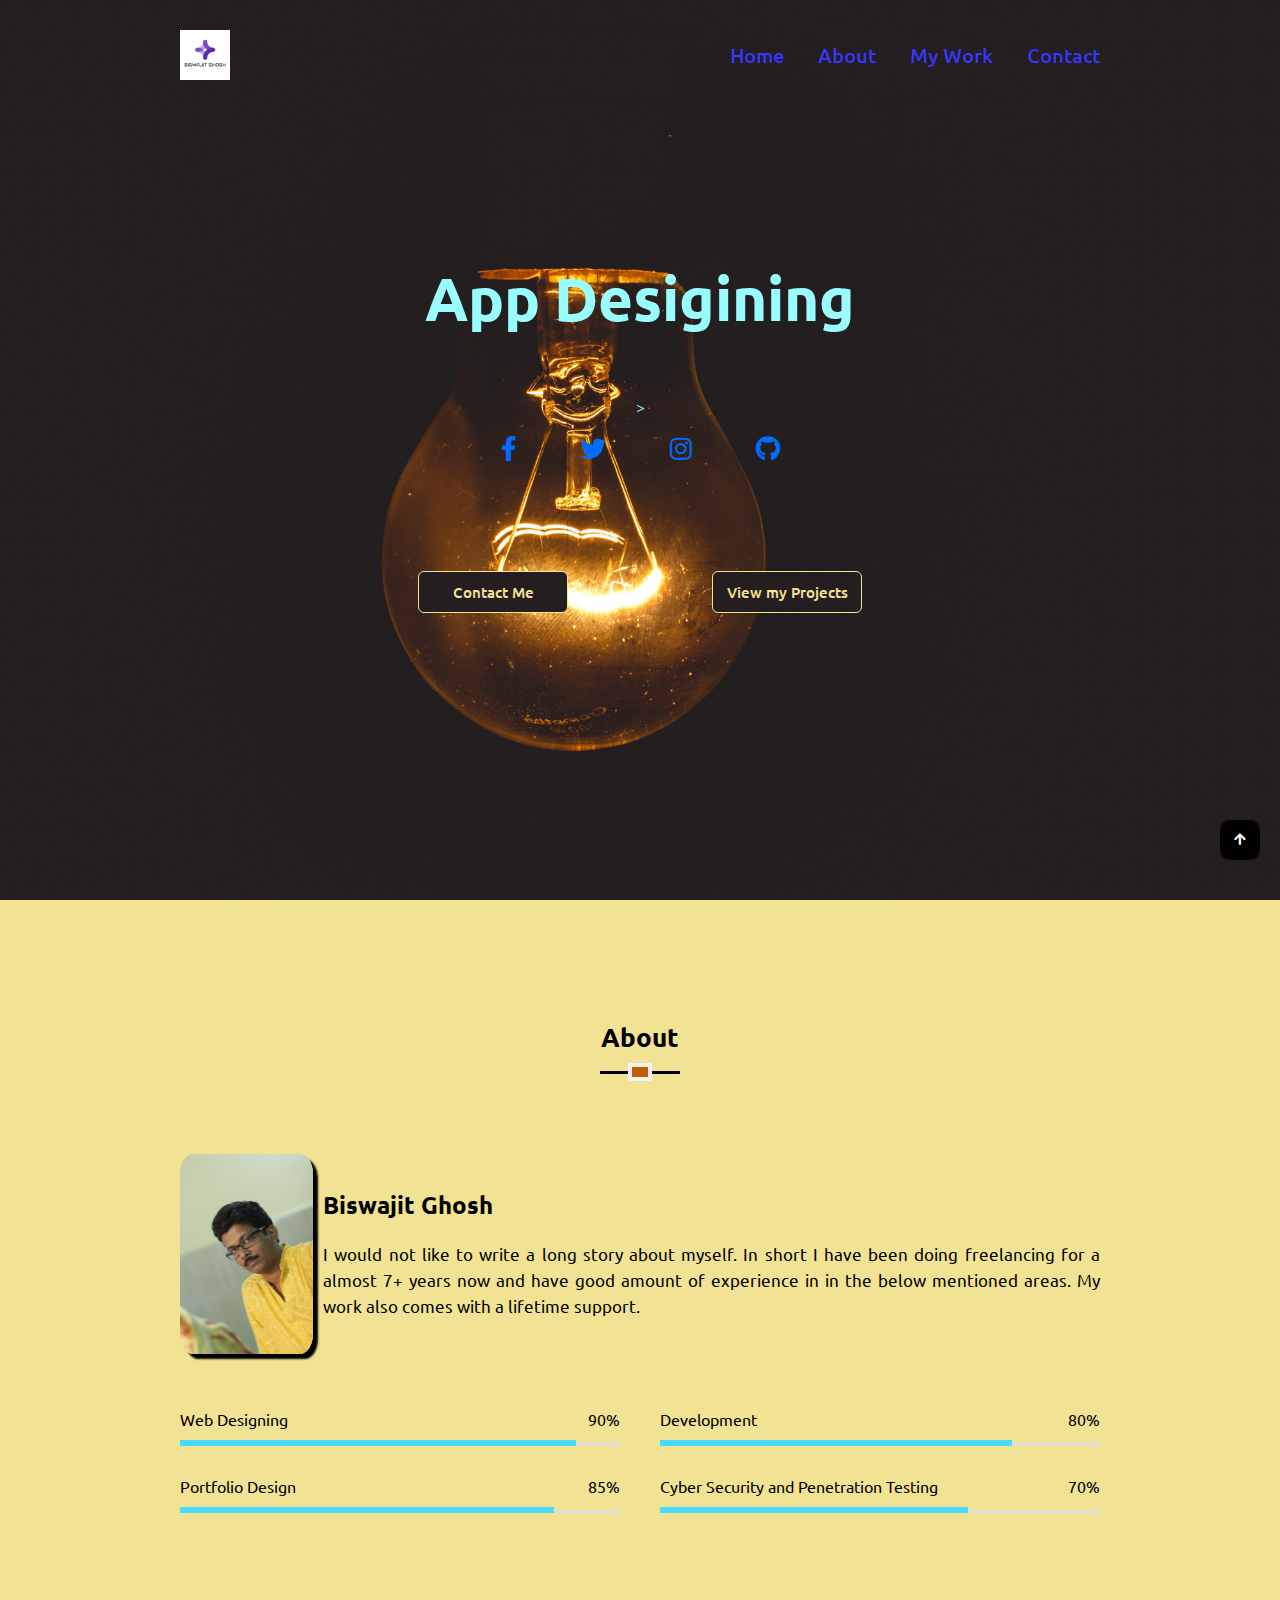
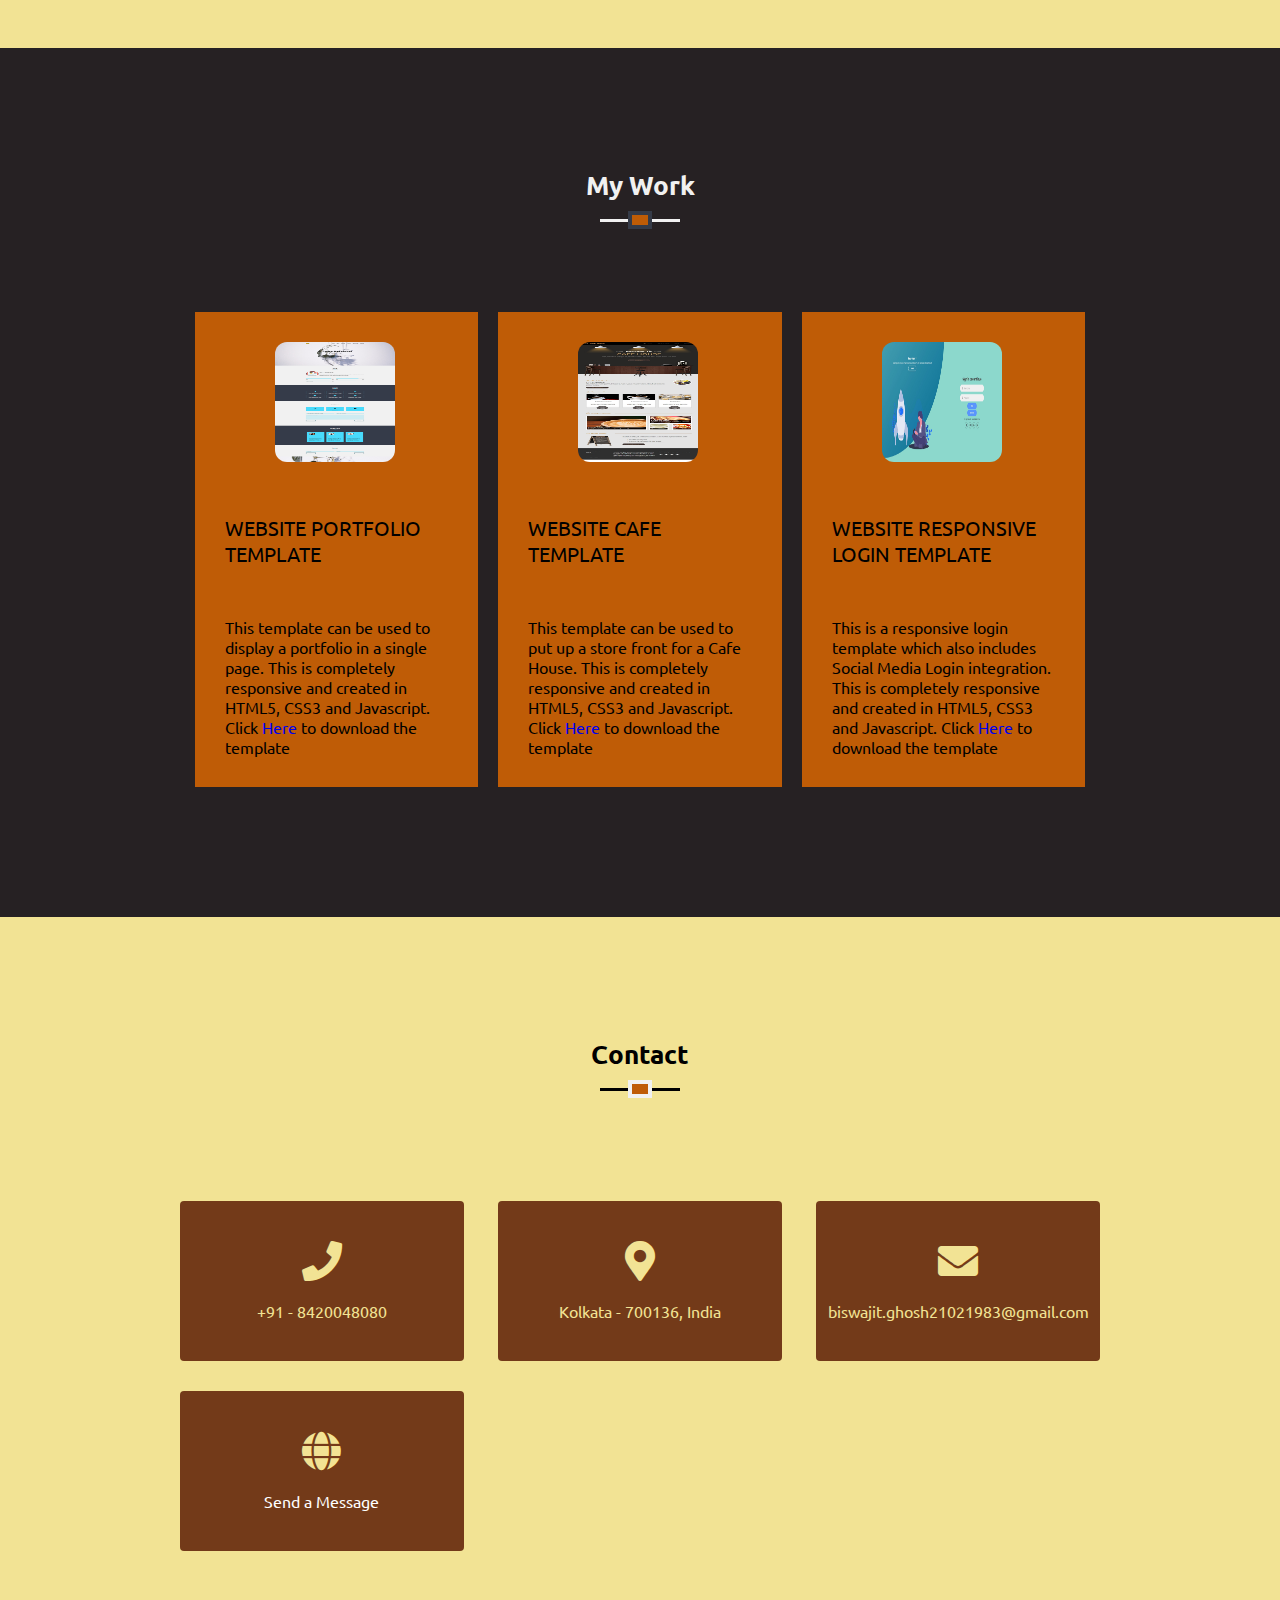
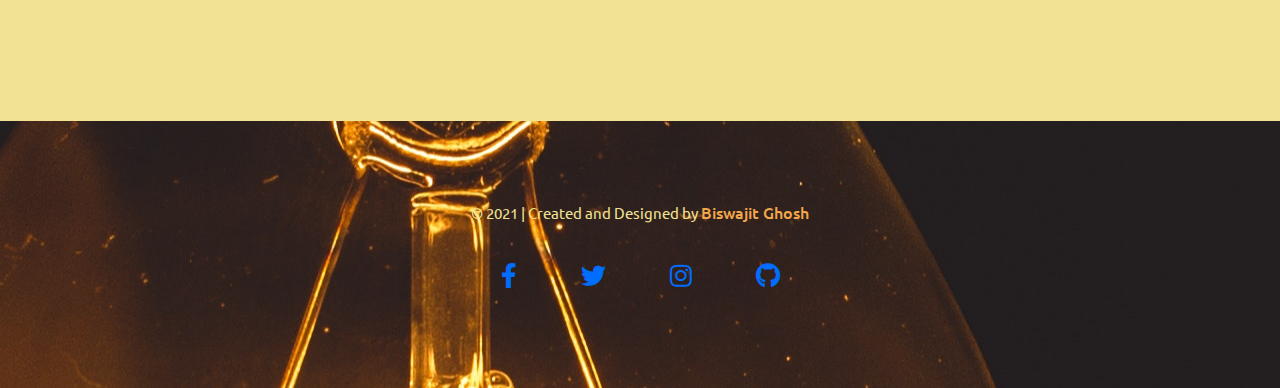
<file: index.html>
<!DOCTYPE html>
<html lang="en">
<head>
    <meta charset="UTF-8">
    <meta name="viewport" content="width=device-width, initial-scale=1.0">
    <title>GitHub || PORTFOLIO</title>
    <link rel="stylesheet" href="css/style.css">
    <link rel="stylesheet" href="https://fonts.googleapis.com/css2?family=Ubuntu:ital,wght@0,300;0,400;0,500;0,700;1,300;1,400;1,500;1,700&display=swap">
    <link rel="stylesheet" href="https://cdnjs.cloudflare.com/ajax/libs/font-awesome/5.13.1/css/all.min.css">
    <script src="https://cdnjs.cloudflare.com/ajax/libs/jquery/3.5.1/jquery.js"></script>
    <script src="scripts/script.js"></script>

</head>
<body>

    <!--Navbar-->
    <nav class="navbar">
        <div class="inner-width">
            <a href="/" class="logo"></a>
            <button class="menu-toggler">
                <span></span>
                <span></span>
                <span></span>
            </button>
            <div class="navbar-menu">
                <a href="#home">Home</a>
                <a href="#about">About</a>
                <a href="#mywork">My Work</a>
                <a href="#contact">Contact</a>
            </div>
        </div>
    </nav>

    <!--Home-->
    <section id="home">
        <div class="inner-width">
            <div class="content">
                <h1></h1>>
                <div class="sm">
                    <a href="https://www.facebook.com/biswajit.ghosh1983" class="fab fa-facebook-f"></a>
                    <a href="https://twitter.com/biswajit_ghosh1" class="fab fa-twitter"></a>
                    <a href="https://www.instagram.com/biswajit1234567/?hl=en" class="fab fa-instagram"></a>
                    <a href="https://github.com/biswajit-ghosh2102" class="fab fa-github"></a>
                </div>
                <div class="buttons">
                    <a href="https://forms.gle/kn6EnQm9XWQu3Mqo7">Contact Me</a>
                    <a href="#mywork">View my Projects</a>
                </div>
            </div>
        </div>
    </section>

    <!--About-->
    <section id="about" class="light">
        <div class="inner-width">
            <h1 class="section-title">About</h1>
            <div class="about-content">
                <img src="images/about.jfif" alt="" class="about-pic">
                <div class="about-text">
                    <h2>Biswajit Ghosh</h2>
                    <p>I would not like to write a long story about myself. In short I have been doing freelancing for a almost 7+ years now and have good amount of experience in in the below mentioned areas. My work also comes with a lifetime support.</p>
                </div>
            </div>
            <div class="skills">
                <div class="skill">
                    <div class="skill-info">
                        <span>Web Designing</span>
                        <span>90%</span>
                    </div>
                    <div class="skill-bar html"></div>
                </div>
                <div class="skill">
                    <div class="skill-info">
                        <span>Development</span>
                        <span>80%</span>
                    </div>
                    <div class="skill-bar js"></div>
                </div>
                <div class="skill">
                    <div class="skill-info">
                        <span>Portfolio Design</span>
                        <span>85%</span>
                    </div>
                    <div class="skill-bar css"></div>
                </div>
                <div class="skill">
                    <div class="skill-info">
                        <span>Cyber Security and Penetration Testing</span>
                        <span>70%</span>
                    </div>
                    <div class="skill-bar php"></div>
                </div>
            </div>
        </div>
    </section>

    <!--My Work-->
    <section id="mywork" class="dark">
        <div class="inner-width">
            <h1 class="section-title">My Work</h1>
            <div class="row">
                <div class="col">
                    <div class="work">
                        <img src="./images/wpt.jpeg" alt="">
                        <div class="name">Website Portfolio Template</div>
                        <p>This template can be used to display a portfolio in a single page. This is completely responsive and created in HTML5, CSS3 and Javascript. Click <a href="https://github.com/biswajit-ghosh2102/webportfoliotemplate">Here</a> to download the template</p>
                    </div>
                </div>
                <div class="col">
                    <div class="work">
                        <img src="./images/wct.jpeg" alt="">
                        <div class="name">Website Cafe Template</div>
                        <p>This template can be used to put up a store front for a Cafe House. This is completely responsive and created in HTML5, CSS3 and Javascript. Click <a href="https://github.com/biswajit-ghosh2102/webcafehousetemplate">Here</a> to download the template</p>
                    </div>
                </div>
                <div class="col">
                    <div class="work">
                        <img src="./images/wlt.jpeg" alt="">
                        <div class="name">Website Responsive Login Template</div>
                        <p>This is a responsive login template which also includes Social Media Login integration. This is completely responsive and created in HTML5, CSS3 and Javascript. Click <a href="https://github.com/biswajit-ghosh2102/webresponsivelogintemplate">Here</a> to download the template</p>
                    </div>
                </div>
             </div>
        </div>
    </section>

    <!--Contact-->
    <section id="contact" class="light">
        <div class="inner-width">
            <h1 class="section-title">Contact</h1>
            <div class="contact-info">
                <div class="item">
                    <i class="fas fa-phone"></i>+91 - 8420048080
                </div>
                <div class="item">
                    <i class="fas fa-map-marker-alt"></i>Kolkata - 700136, India
                </div>
                <div class="item">
                    <i class="fas fa-envelope"></i>biswajit.ghosh21021983@gmail.com
                </div>
                <div class="item">
                    <i class="fas fa-globe"></i><a href="https://forms.gle/kn6EnQm9XWQu3Mqo7">Send a Message</a>
                </div>
            </div>
        </div>
    </section>

    <!--Footer-->
    <footer>
        <div class="inner-width">
            <div class="copyright">
                &copy; 2021 | Created and Designed by <a href="#">Biswajit Ghosh</a>
            </div>
            <div class="sm">
                <a href="https://www.facebook.com/biswajit.ghosh1983" class="fab fa-facebook-f"></a>
                <a href="https://twitter.com/biswajit_ghosh1" class="fab fa-twitter"></a>
                <a href="https://www.instagram.com/biswajit1234567/?hl=en" class="fab fa-instagram"></a>
                <a href="https://github.com/biswajit-ghosh2102" class="fab fa-github"></a>
            </div>
        </div>
    </footer>

    <!--ToBtn-->
    <button class="goTop fas fa-arrow-up"></button>
</body>
</html>
</file>
<file: css/style.css>
/*Global*/
*{
    margin: 0;
    padding: 0;
    text-decoration: none;
    font-family: "Ubuntu", sans-serif;
    box-sizing: border-box;
}
html{
    scroll-behavior: smooth;
}
::selection{
    background-color: #9efc0660;
}
::-webkit-scrollbar{
    width: 10px;
    background-color: #f1f1f1;
}
::-webkit-scrollbar-thumb{
    background-color: #353b48;
}
section{
    padding: 120px 0;
}
.section-title{
    text-align: center;
    margin-bottom: 80px;
    position: relative;
    font-size: 26px;
    padding-bottom: 20px;
    color: #000;
}
.section-title::before{
    content: "";
    position: absolute;
    width: 80px;
    height: 3px;
    background-color: #000;
    bottom: 0;
    left: calc(50% - 40px);
}
.section-title::after{
    content: "";
    position: absolute;
    width: 16px;
    height: 10px;
    background-color: #BF5C06;
    border: 4px solid #f1f1f1;
    left: calc(50% - 12px);
    bottom: -7px;
}

/*Navigation*/
.navbar{
    position: fixed;
    background-color: transparent;
    width: 100%;
    padding: 30px 0;
    top: 0;
    z-index: 999;
    transition: .3s linear;
}
.inner-width{
    max-width: 1000px;
    margin: auto;
    padding: 0 40px;
}
.navbar .inner-width{
    display: flex;
    align-items: center;
    justify-content: space-between;
}
.logo{
    width: 50px;
    height: 50px;
    background-image: url(../images/logo.png);
    background-size: contain;
    background-color:#241E20;
}
.menu-toggler{
    background: none;
    width: 30px;
    border: none;
    cursor: pointer;
    position: relative;
    outline: none;
    z-index: 999;
    display: none;
}
.menu-toggler span{
    display: block;
    height: 3px;
    background-color: #fff;
    margin: 6px 0;
    position: relative;
    transition: .3s linear;
}
.navbar-menu a{
    color: #3835fd;
    font-size: 20px;
    font-weight: 500;
    margin-left: 30px;
    transition: .2s linear;
}
.navbar-menu a:hover{
    color: #48dbfb;
}
.sticky{
    background-color:#F2E394;
    padding: 10px 0;
}
.sticky .logo{
    background-image: url(../images/logo.png);
}
.sticky .menu-toggler span{
    background-color: #111;
}

/*Section1 - Home */
#home{
    height: 100vh;
    min-height: 500px;
    background: url(../images/background.jpg) no-repeat center;
    background-size: cover;
    background-attachment: fixed;
}
#home .inner-width{
    display: flex;
    align-items: center;
    justify-content: center;
    height: 100%;
    text-align: center;
}
#home .content{
    width: 100%;
    color: #99fcff;
}
#home .content h1{
    font-size: 60px;
    margin-bottom: 60px;
}
#home .content h1::after{
    content: "App Desigining";
    animation: textanim 10s linear infinite;

}
@keyframes textanim
{
    50%
    {
        content: "Web Designing";
    }
    75%
    {
        content: "Cyber Security";
    }
}
.sm a{
    color: #006dfc;
    font-size: 25px;
    margin: 0 10px;
    transition: .2s linear;
    padding: 20px;
}
.sm a:hover{
    color: #ffeb33;
}
#home .buttons{
    margin-top: 60px;
}
#home .buttons a{
    display: inline-block;
    margin: 30px 70px;
    background-color: #241E20;
    color: #F2E394;
    font-size: 15px;
    font-weight: 500;
    width: 150px;
    transition: .2s linear;
    border: 1px solid;
    padding: 10px 0;
    border-radius: 6px;
    transition: .2s linear;
}
#home .buttons a:hover{
    color: #FF5733;
    background-color: #48dbfb;
}

/*Section 2 - About and Skills*/

.about-content{
    display: flex;
    align-items: center;
    flex-wrap: wrap;
}
.about-pic{
    height: 200px;
    border-radius: 10%;
    margin-right: 10px;
    box-shadow: 5px 5px 2px #000;
}
.about-text{
    flex: 1;
}
.about-text h3{
    margin: 10px 0;
    color: #444;
    font-size: 16px;

}
.about-text h3 span:nth-child(1)::after,
.about-text h3 span:nth-child(2)::after
{
    content: "";
    width: 6px;
    height: 6px;
    background-color: #444;
    border-radius: 50%;
    display: inline-block;
    border-radius: 50%;
    margin: 0 15px;
}
.about-text p{
    font-size: 17px;
    text-align: justify;
    line-height: 26px;
    margin-top: 20px;
}
.skills{
    margin-top: 40px;
    display: flex;
    justify-content: space-between;
    flex-wrap: wrap;
}
.skill{
    width: calc(50% - 20px);
    margin: 15px 0;
}
.skill-info{
    display: flex;
    justify-content: space-between;
}
.skill-bar{
    height: 3px;
    background-color: #ddd;
    margin-top: 14px;
    position: relative;
}
.skill-bar::after{
    content: "";
    position: absolute;
    height: 6px;
    background-color: #48dbfb;
    bottom: 0;
}
.html::after{
    width: 90%;
}
.js::after
{
    width: 80%;
}
.css::after
{
    width: 85%;
}
.php::after
{
    width: 70%;
}
.prog::after
{
    width: 90%;
}
section.light
{
    background-color: #F2E394;
}
section.dark
{
    background-color: #262123;
}
section.dark .section-title
{
    color: #f1f1f1;
}
section.dark .section-title::before
{
    background-color: #f1f1f1;
}
section.dark .section-title::after
{
    border: 4px solid #353b48;
}

/*Section 3 - My Work*/

.row{
    display: flex;
    flex-wrap: wrap;
    justify-content: center;
}
.col{
    flex: 50%;
    max-width: 33%;
    max-height: 33%;
    box-sizing: border-box;
    padding: 10px;
}
.work{
    background: #BF5C06;
    padding: 30px;
}
.name{
    font-size: 20px;
    margin: 50px 0;
    text-transform: uppercase;
}
.work img{
    width: 120px;
    height: 120px;
    border-radius: 10%;
    align-items: center;
    justify-content: center;
    margin-left: 50px;
}



/*Section 4 - Contact*/

.contact-info
{
    display: flex;
    justify-content: space-between;
    flex-wrap: wrap;
    margin-bottom: 50px;
}

.contact-info .item
{
    width: calc(33% - 20px);
    height: 160px;
    background-color: #733A19;
    color: #F2E394;
    text-align: center;
    border-radius: 4px;
    cursor: pointer;
    transition: .3s linear;
    margin-top: 30px;
}

.contact-info .item a
{
    color: #fff;
}
.contact-info i
{
    display: block;
    font-size: 40px;
    line-height: 120px;
    height: 100px;
}

.contact-info .item:hover
{
    background-color: #353b48;
    color: #fff;
}

footer
{
    background: url(../images/background.jpg) no-repeat center;
    color: #fff;
    padding: 80px 0;
    text-align: center;
}

.copyright
{
    margin-bottom: 20px;
    font-size: 15px;
    color: #F2E394;
}

.copyright a
{
    font-size: 16px;
    color: #F2A74B;
    font-weight: 500;
}

.goTop
{
    position: fixed;
    z-index: 999;
    bottom: 40px;
    right: 20px;
    width: 40px;
    height: 40px;
    background-color: #000;
    border: none;
    border-radius: 10px;
    cursor: pointer;
    color: #fff;
    outline: none;
}


@media screen and (max-width: 980px)
{
    .menu-toggler
    {
        display: block;
    }

    .navbar-menu
    {
        position: fixed;
        height: 100vh;
        width: 100%;
        background-color: #925C2D;
        top: 0;
        right: -100%;
        max-width: 400px;
        padding: 80px 50px;
        transition: .3s linear;
    }

    .navbar-menu a
    {
        display: block;
        font-size: 30px;
        margin: 30px 0;
        color: #000;
        text-decoration: underline;
    }

    .sticky .navbar-menu
    {
        background-color: #f1f1f1;
    }

    .navbar-menu.active
    {
        right: 0;
    }

    .menu-toggler.active span:nth-child(1)
    {
        transform: rotate(-45deg);
        top: 4px;
    }

    .menu-toggler.active span:nth-child(2)
    {
        opacity: 0;
    }
    .menu-toggler.active span:nth-child(3)
    {
        transform: rotate(45deg);
        bottom: 14px;
    }
    .inner-width
    {
        max-width: 800px;
    }
    .about-pic
    {
        margin: 0 auto 60px;
    }
    .about-text
    {
        flex: 100%;
        text-align: center;
    }
    .service
    {
        width: calc(50% - 20px);
    }
    .contact-info .item
    {
        width: 100%;
        margin: 10px 0;
    }
    .login-form .actitem
    {
        width: 100%;
        margin: 5px 0;
    }
    .col
    {
        flex: 100%;
        max-width: 80%;
    }
}

@media screen and (max-width: 600px)
{
    .inner-width
    {
        padding: 0 20px;
    }
    .skill
    {
        width: 100%;
    }
    .service
    {
        width: 100%;
    }
    .name, .email
    {
        max-width: 100%;
    }
    .textbox
    {
        max-width: 100%;
    }
    .col
    {
        flex: 100%;
        max-width: 100%;
    }
}
</file>
